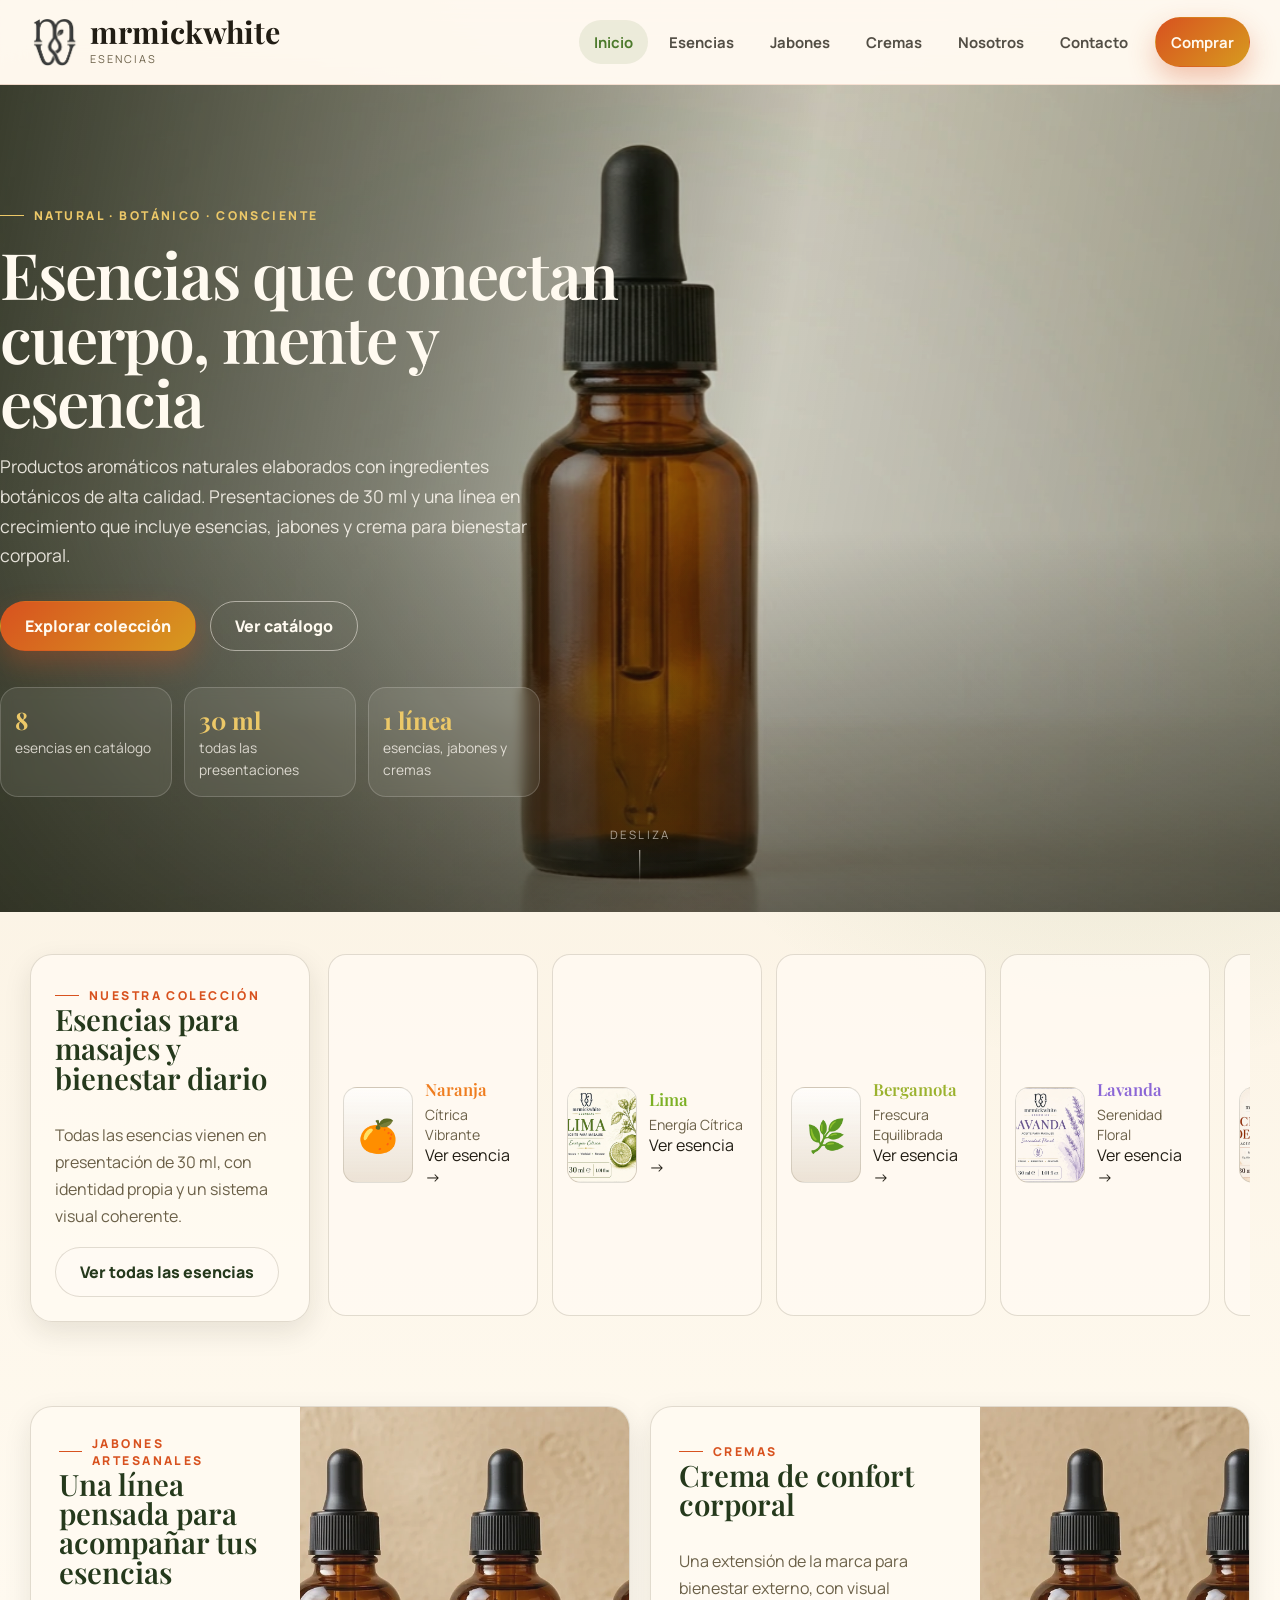
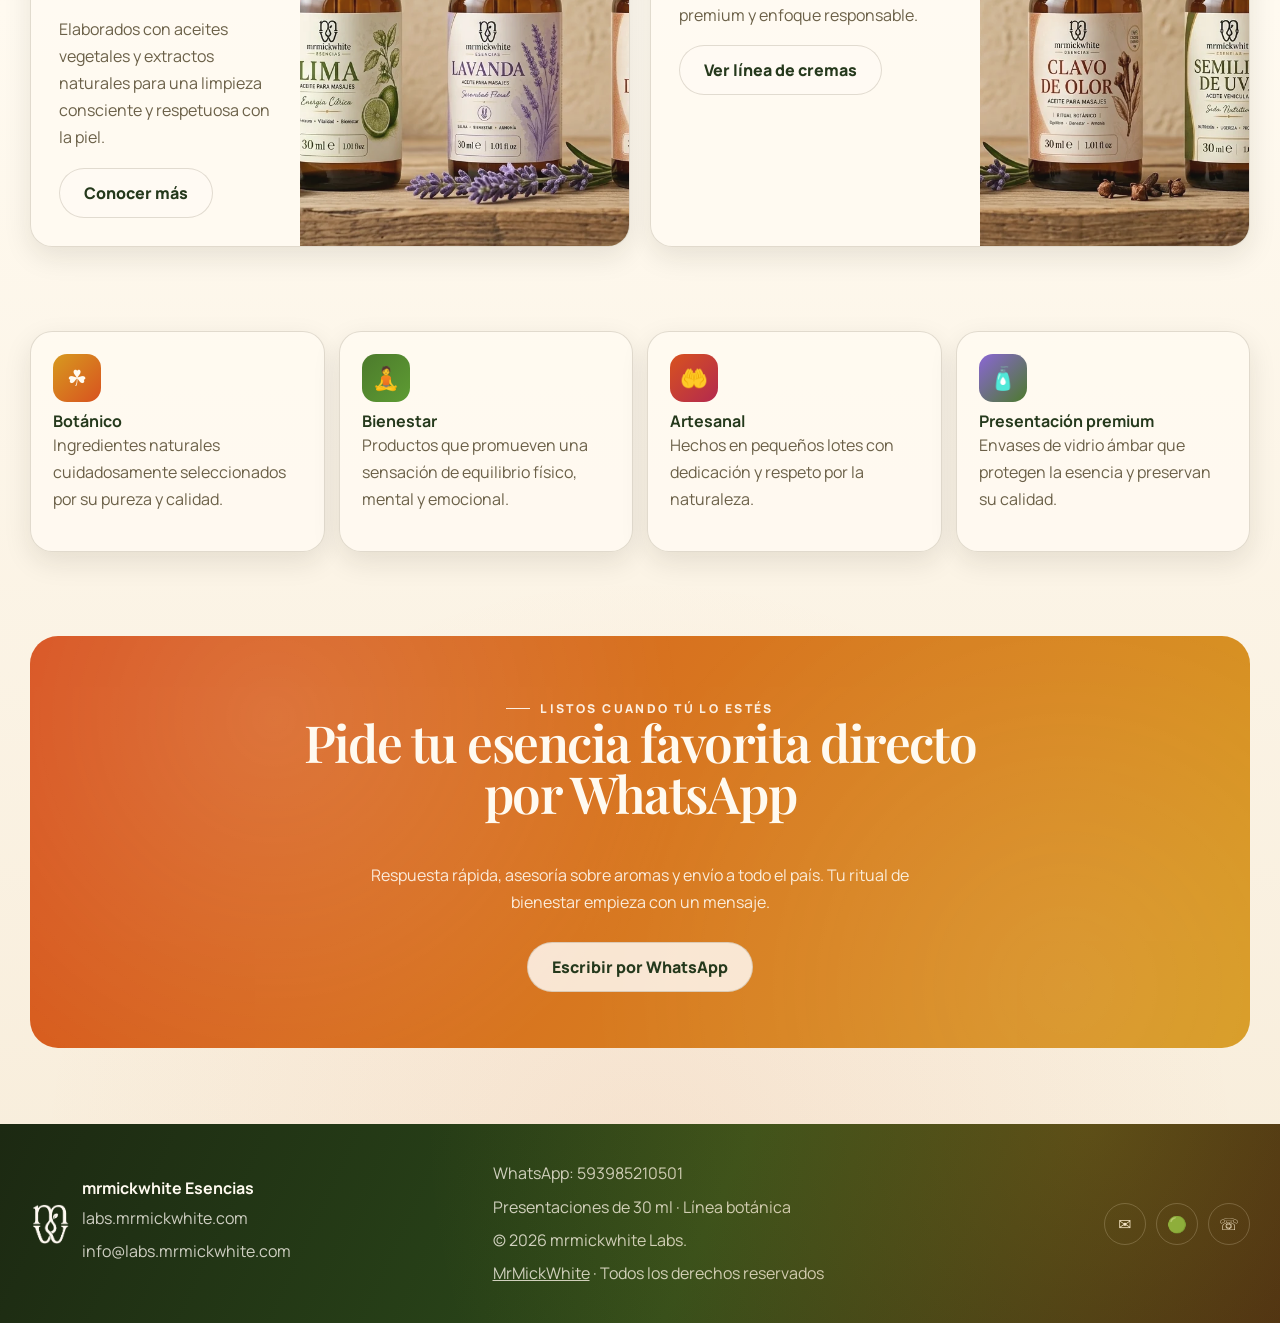
<file: index.html>
<!doctype html>
<html lang="es">
<head>
  <meta charset="utf-8" />
  <meta name="viewport" content="width=device-width, initial-scale=1" />
  <meta name="theme-color" content="#25391c" />
  <meta name="description" content="Línea botánica de esencias, jabones y cremas en presentaciones de 30 ml." />
  <title>mrmickwhite Labs · Inicio</title>
  <link rel="icon" href="assets/icons/favicon.png" type="image/png" />
  <link rel="icon" href="assets/icons/favicon.ico" sizes="any" />
  <link rel="preconnect" href="https://fonts.googleapis.com" />
  <link rel="preconnect" href="https://fonts.gstatic.com" crossorigin />
  <link href="https://fonts.googleapis.com/css2?family=Playfair+Display:wght@500;600;700;800&family=Manrope:wght@400;500;700;800&display=swap" rel="stylesheet" />
  <link rel="stylesheet" href="css/app.css?v=251117d" />
<link rel="canonical" href="https://labs.mrmickwhite.com/"/>
<meta name="robots" content="index,follow"/>
<meta property="og:type" content="website"/>
<meta property="og:site_name" content="mrmickwhite Esencias"/>
<meta property="og:title" content="mrmickwhite Labs · Inicio"/>
<meta property="og:description" content="Línea botánica de esencias, jabones y cremas en presentaciones de 30 ml."/>
<meta property="og:url" content="https://labs.mrmickwhite.com/"/>
<meta property="og:image" content="https://www.mrmickwhite.com/cdn/notif/labs.png"/>
<meta property="og:locale" content="es_EC"/>
<meta name="twitter:card" content="summary_large_image"/>
<meta name="twitter:title" content="mrmickwhite Labs · Inicio"/>
<meta name="twitter:description" content="Línea botánica de esencias, jabones y cremas en presentaciones de 30 ml."/>
<meta name="twitter:image" content="https://www.mrmickwhite.com/cdn/notif/labs.png"/>
</head>
<body data-page="inicio" data-base="./">
  <div data-site-header></div>
  <main>
<section class="hero">
  <div class="hero-bg">
    <img src="assets/images/hero-bottle-feature.webp" alt="Esencia mrmickwhite en frasco ámbar" data-parallax data-hero-zoom />
  </div>
  <div class="container hero-shell">
    <div class="hero-copy reveal">
      <span class="eyebrow">Natural · Botánico · Consciente</span>
      <h1>Esencias que conectan cuerpo, mente y esencia</h1>
      <p>
        Productos aromáticos naturales elaborados con ingredientes botánicos de alta calidad.
        Presentaciones de 30 ml y una línea en crecimiento que incluye esencias, jabones y crema para bienestar corporal.
      </p>
      <div class="hero-actions">
        <a class="btn primary" href="esencias.html">Explorar colección</a>
        <a class="btn outline-light" href="contacto.html" data-wa-link data-message="Hola, quiero ver el catálogo de esencias mrmickwhite de 30 ml.">Ver catálogo</a>
      </div>
      <div class="hero-stat-row">
        <article class="hero-stat"><strong>8</strong><span>esencias en catálogo</span></article>
        <article class="hero-stat"><strong>30 ml</strong><span>todas las presentaciones</span></article>
        <article class="hero-stat"><strong>1 línea</strong><span>esencias, jabones y cremas</span></article>
      </div>
    </div>
  </div>
  <div class="scroll-cue"><span>Desliza</span><div class="line"></div></div>
</section>

<section class="section-tight">
  <div class="container home-strip">
    <article class="card home-strip-copy reveal">
      <span class="eyebrow">Nuestra colección</span>
      <h3>Esencias para masajes y bienestar diario</h3>
      <p>Todas las esencias vienen en presentación de 30 ml, con identidad propia y un sistema visual coherente.</p>
      <a class="btn ghost" href="esencias.html">Ver todas las esencias</a>
    </article>
    <div class="horizontal-cards" data-home-strip></div>
  </div>
</section>

<section class="section-tight">
  <div class="container feature-row">
    <article class="card feature-promo reveal">
      <div class="feature-copy">
        <span class="eyebrow">Jabones artesanales</span>
        <h3>Una línea pensada para acompañar tus esencias</h3>
        <p>Elaborados con aceites vegetales y extractos naturales para una limpieza consciente y respetuosa con la piel.</p>
        <a class="btn ghost" href="jabones.html">Conocer más</a>
      </div>
      <div class="feature-visual">
        <img src="assets/images/hero-bottles.webp" alt="Jabones artesanales mrmickwhite" style="object-position:20% center; opacity:.94" loading="lazy" />
      </div>
    </article>

    <article class="card feature-promo reverse reveal">
      <div class="feature-copy">
        <span class="eyebrow">Cremas</span>
        <h3>Crema de confort corporal</h3>
        <p>Una extensión de la marca para bienestar externo, con visual premium y enfoque responsable.</p>
        <a class="btn ghost" href="cremas.html">Ver línea de cremas</a>
      </div>
      <div class="feature-visual">
        <img src="assets/images/hero-bottles.webp" alt="Crema corporal mrmickwhite" style="object-position:80% center; opacity:.94" loading="lazy" />
      </div>
    </article>
  </div>
</section>

<section class="section-tight">
  <div class="container feature-badge-row" data-value-grid></div>
</section>

<section class="section-tight">
  <div class="container">
    <div class="cta-banner reveal">
      <span class="eyebrow">Listos cuando tú lo estés</span>
      <h2>Pide tu esencia favorita directo por WhatsApp</h2>
      <p>Respuesta rápida, asesoría sobre aromas y envío a todo el país. Tu ritual de bienestar empieza con un mensaje.</p>
      <div class="hero-actions">
        <a class="btn ghost" href="contacto.html" data-wa-link data-message="Hola, quiero hacer un pedido de esencias mrmickwhite.">Escribir por WhatsApp</a>
      </div>
    </div>
  </div>
</section>
</main>
  <div data-site-footer></div>
  <script type="module" src="js/home.js"></script>
</body>
</html>
</file>
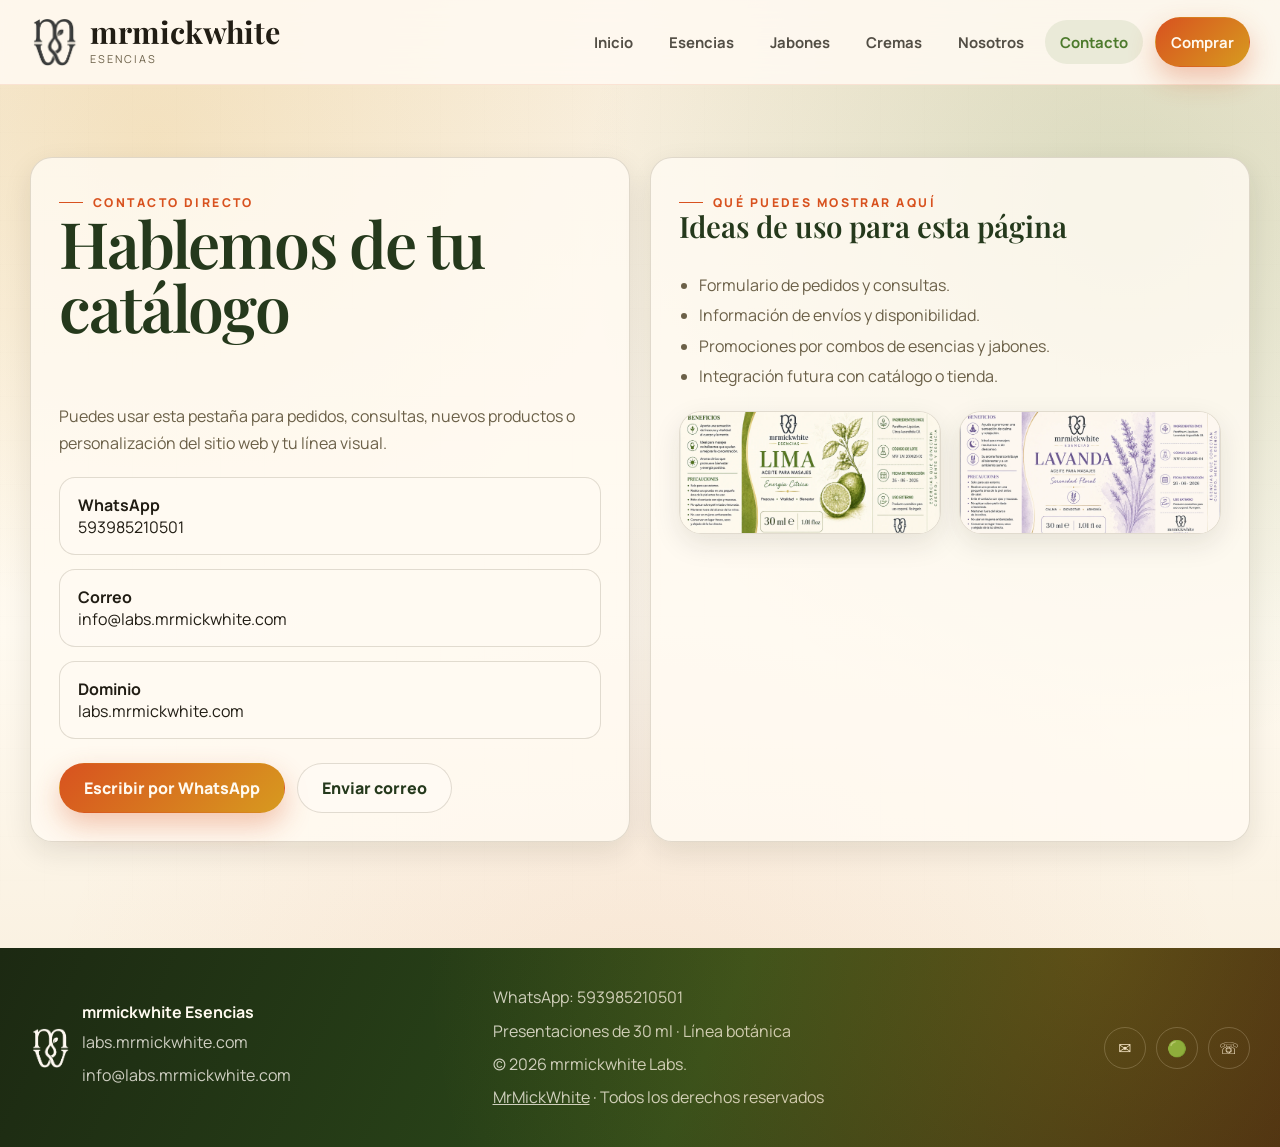
<file: contacto.html>
<!doctype html>
<html lang="es">
<head>
  <meta charset="utf-8" />
  <meta name="viewport" content="width=device-width, initial-scale=1" />
  <meta name="theme-color" content="#25391c" />
  <meta name="description" content="mrmickwhite Esencias: línea botánica de esencias, jabones y cremas en presentaciones de 30 ml." />
  <title>mrmickwhite Labs · Contacto</title>
  <link rel="icon" href="assets/icons/favicon.png" type="image/png" />
  <link rel="icon" href="assets/icons/favicon.ico" sizes="any" />
  <link rel="preconnect" href="https://fonts.googleapis.com" />
  <link rel="preconnect" href="https://fonts.gstatic.com" crossorigin />
  <link href="https://fonts.googleapis.com/css2?family=Playfair+Display:wght@500;600;700;800&family=Manrope:wght@400;500;700;800&display=swap" rel="stylesheet" />
  <link rel="stylesheet" href="css/app.css?v=251117d" />
</head>
<body data-page="contacto" data-base="./">
  <div data-site-header></div>
  <main>
<section class="section">
  <div class="container contact-grid">
    <article class="card contact-block reveal">
      <span class="eyebrow">Contacto directo</span>
      <h1>Hablemos de tu catálogo</h1>
      <p>Puedes usar esta pestaña para pedidos, consultas, nuevos productos o personalización del sitio web y tu línea visual.</p>
      <div class="contact-list">
        <div class="contact-item"><strong>WhatsApp</strong><br />593985210501</div>
        <div class="contact-item"><strong>Correo</strong><br />info@labs.mrmickwhite.com</div>
        <div class="contact-item"><strong>Dominio</strong><br />labs.mrmickwhite.com</div>
      </div>
      <div class="cta-row">
        <a class="btn primary" href="https://wa.me/593985210501?text=Hola%2C%20quiero%20informaci%C3%B3n%20sobre%20las%20esencias%20mrmickwhite%20de%2030%20ml." target="_blank" rel="noopener">Escribir por WhatsApp</a>
        <a class="btn ghost" href="mailto:info@labs.mrmickwhite.com">Enviar correo</a>
      </div>
    </article>
    <article class="card contact-block reveal">
      <span class="eyebrow">Qué puedes mostrar aquí</span>
      <h3>Ideas de uso para esta página</h3>
      <ul style="padding-left:20px; line-height:1.9; color:var(--muted)">
        <li>Formulario de pedidos y consultas.</li>
        <li>Información de envíos y disponibilidad.</li>
        <li>Promociones por combos de esencias y jabones.</li>
        <li>Integración futura con catálogo o tienda.</li>
      </ul>
      <div style="margin-top:20px;" class="label-gallery">
        <article class="card"><img src="assets/images/label-lima.webp" alt="Etiqueta de Lima" loading="lazy" /></article>
        <article class="card"><img src="assets/images/label-lavanda.webp" alt="Etiqueta de Lavanda" loading="lazy" /></article>
      </div>
    </article>
  </div>
</section>
</main>
  <div data-site-footer></div>
  <script type="module" src="js/home.js"></script>
</body>
</html>
</file>
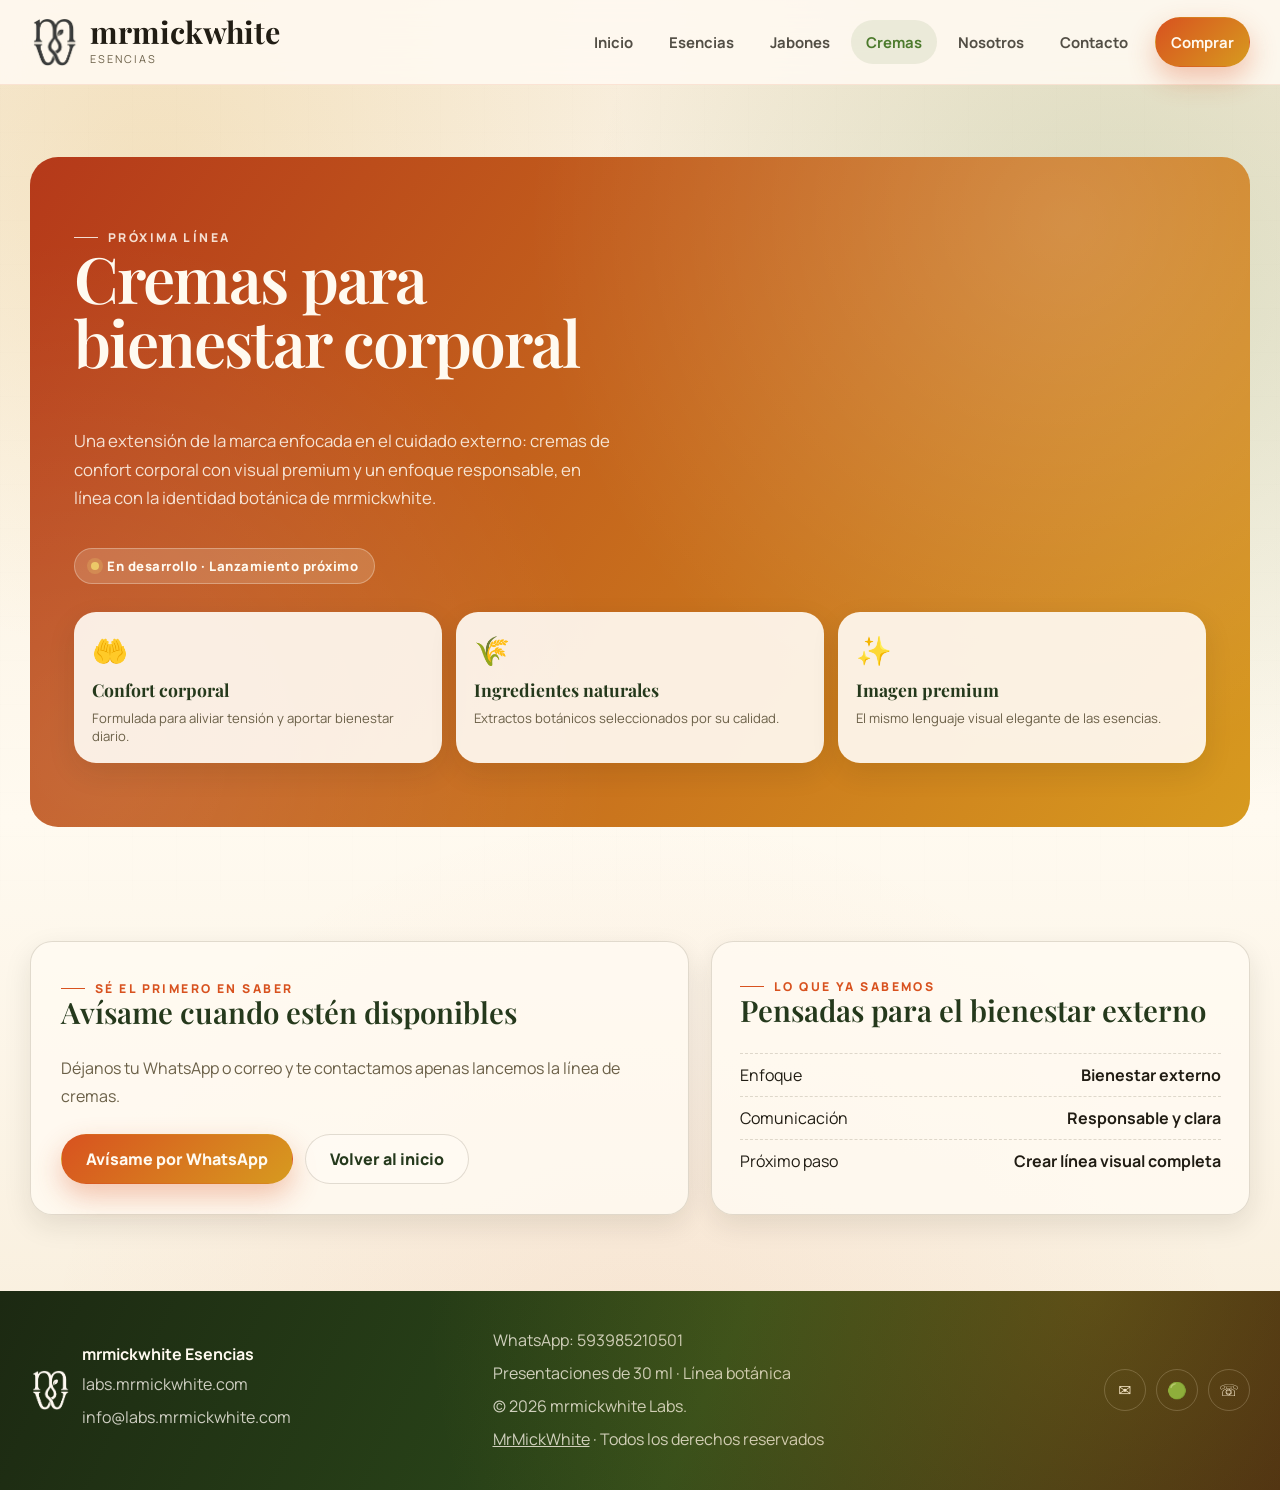
<file: cremas.html>
<!doctype html>
<html lang="es">
<head>
  <meta charset="utf-8" />
  <meta name="viewport" content="width=device-width, initial-scale=1" />
  <meta name="theme-color" content="#b5391a" />
  <meta name="description" content="mrmickwhite Cremas: línea de bienestar corporal en desarrollo, con enfoque botánico y responsable." />
  <title>mrmickwhite Labs · Cremas</title>
  <link rel="icon" href="assets/icons/favicon.png" type="image/png" />
  <link rel="icon" href="assets/icons/favicon.ico" sizes="any" />
  <link rel="preconnect" href="https://fonts.googleapis.com" />
  <link rel="preconnect" href="https://fonts.gstatic.com" crossorigin />
  <link href="https://fonts.googleapis.com/css2?family=Playfair+Display:wght@500;600;700;800&family=Manrope:wght@400;500;700;800&display=swap" rel="stylesheet" />
  <link rel="stylesheet" href="css/app.css?v=251117d" />
</head>
<body data-page="cremas" data-base="./">
  <div data-site-header></div>
  <main>
<section class="section">
  <div class="container">
    <div class="line-hero reveal" style="--line-a:var(--terracotta-deep); --line-b:var(--gold);">
      <span class="eyebrow">Próxima línea</span>
      <h1>Cremas para bienestar corporal</h1>
      <p>Una extensión de la marca enfocada en el cuidado externo: cremas de confort corporal con visual premium y un enfoque responsable, en línea con la identidad botánica de mrmickwhite.</p>
      <div class="line-status"><span class="dot"></span> En desarrollo · Lanzamiento próximo</div>

      <div class="line-grid-preview">
        <article class="preview-card">
          <div class="preview-icon">🤲</div>
          <strong>Confort corporal</strong>
          <span>Formulada para aliviar tensión y aportar bienestar diario.</span>
        </article>
        <article class="preview-card">
          <div class="preview-icon">🌾</div>
          <strong>Ingredientes naturales</strong>
          <span>Extractos botánicos seleccionados por su calidad.</span>
        </article>
        <article class="preview-card">
          <div class="preview-icon">✨</div>
          <strong>Imagen premium</strong>
          <span>El mismo lenguaje visual elegante de las esencias.</span>
        </article>
      </div>
    </div>
  </div>
</section>

<section class="section-tight">
  <div class="container about-grid">
    <article class="card notify-card reveal">
      <span class="eyebrow">Sé el primero en saber</span>
      <h3>Avísame cuando estén disponibles</h3>
      <p>Déjanos tu WhatsApp o correo y te contactamos apenas lancemos la línea de cremas.</p>
      <div class="cta-row">
        <a class="btn primary" href="contacto.html" data-wa-link data-message="Hola, quiero que me avisen cuando lancen las cremas mrmickwhite.">Avísame por WhatsApp</a>
        <a class="btn ghost" href="index.html">Volver al inicio</a>
      </div>
    </article>
    <article class="card contact-block reveal">
      <span class="eyebrow">Lo que ya sabemos</span>
      <h3>Pensadas para el bienestar externo</h3>
      <div class="spec-list">
        <div class="spec-item"><span>Enfoque</span><strong>Bienestar externo</strong></div>
        <div class="spec-item"><span>Comunicación</span><strong>Responsable y clara</strong></div>
        <div class="spec-item"><span>Próximo paso</span><strong>Crear línea visual completa</strong></div>
      </div>
    </article>
  </div>
</section>
</main>
  <div data-site-footer></div>
  <script type="module" src="js/home.js"></script>
</body>
</html>
</file>
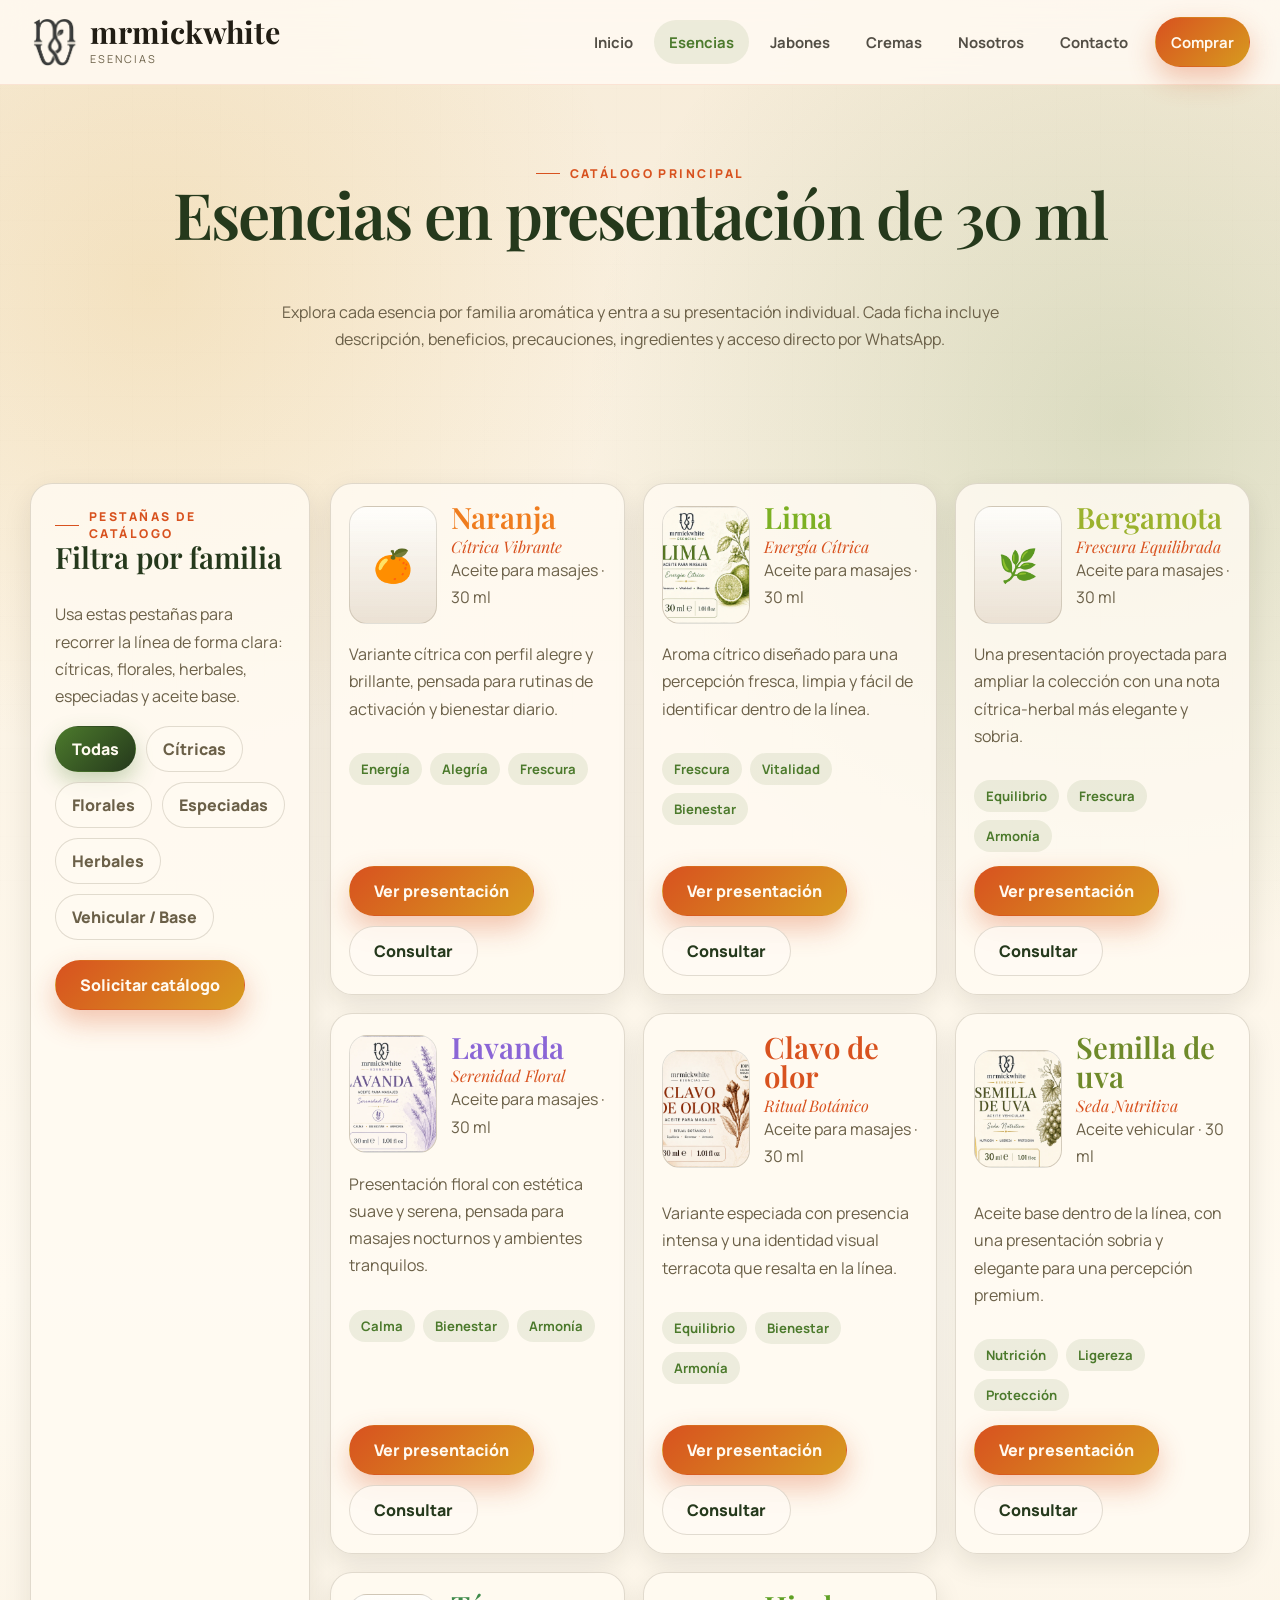
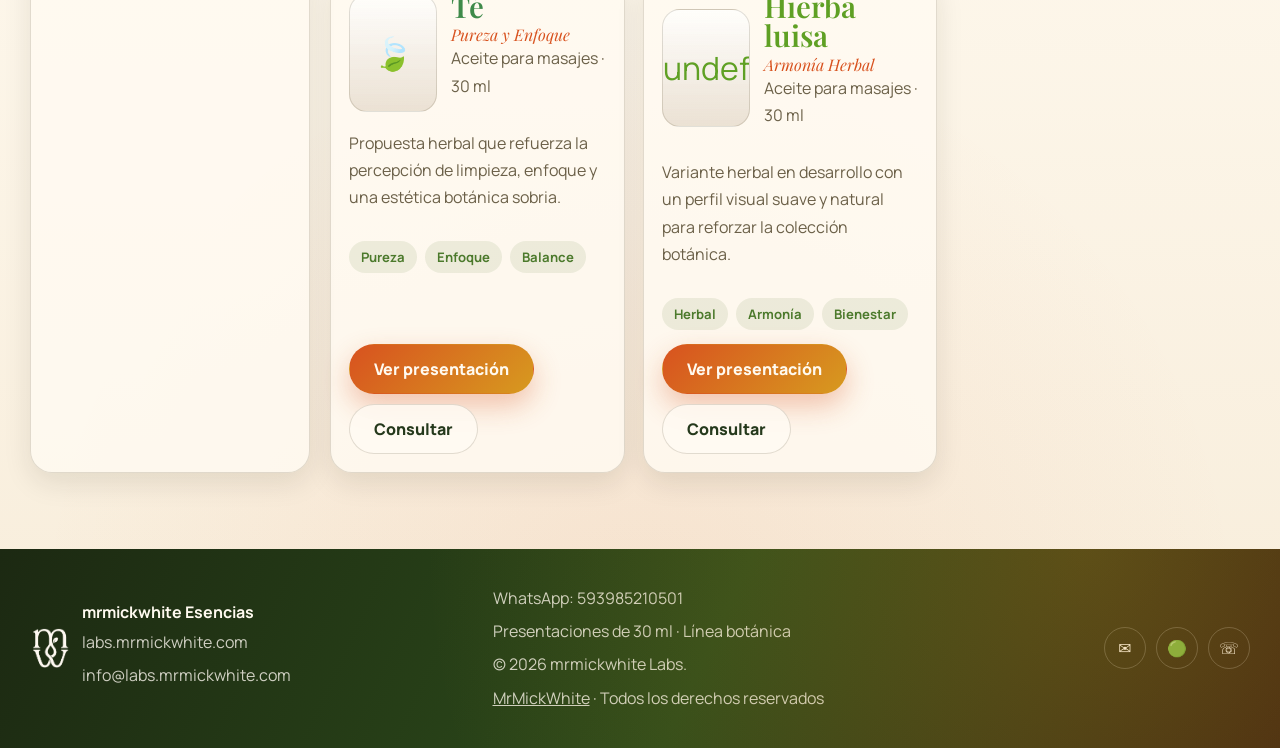
<file: esencias.html>
<!doctype html>
<html lang="es">
<head>
  <meta charset="utf-8" />
  <meta name="viewport" content="width=device-width, initial-scale=1" />
  <meta name="theme-color" content="#25391c" />
  <meta name="description" content="mrmickwhite Esencias: línea botánica de esencias, jabones y cremas en presentaciones de 30 ml." />
  <title>mrmickwhite Labs · Esencias</title>
  <link rel="icon" href="assets/icons/favicon.png" type="image/png" />
  <link rel="icon" href="assets/icons/favicon.ico" sizes="any" />
  <link rel="preconnect" href="https://fonts.googleapis.com" />
  <link rel="preconnect" href="https://fonts.gstatic.com" crossorigin />
  <link href="https://fonts.googleapis.com/css2?family=Playfair+Display:wght@500;600;700;800&family=Manrope:wght@400;500;700;800&display=swap" rel="stylesheet" />
  <link rel="stylesheet" href="css/app.css?v=251117d" />
</head>
<body data-page="esencias" data-base="./">
  <div data-site-header></div>
  <main>
<section class="section">
  <div class="container text-center reveal">
    <span class="eyebrow">Catálogo principal</span>
    <h1>Esencias en presentación de 30 ml</h1>
    <p style="max-width:760px; margin-inline:auto;">
      Explora cada esencia por familia aromática y entra a su presentación individual.
      Cada ficha incluye descripción, beneficios, precauciones, ingredientes y acceso directo por WhatsApp.
    </p>
  </div>
</section>

<section class="section-tight">
  <div class="container catalog-layout">
    <aside class="card sidebar-card reveal">
      <span class="eyebrow">Pestañas de catálogo</span>
      <h3>Filtra por familia</h3>
      <p>Usa estas pestañas para recorrer la línea de forma clara: cítricas, florales, herbales, especiadas y aceite base.</p>
      <div class="tabs" data-family-tabs></div>
      <div style="margin-top:20px;">
        <a class="btn primary" href="contacto.html">Solicitar catálogo</a>
      </div>
    </aside>

    <div class="grid">
      <div class="product-grid" data-product-grid></div>
    </div>
  </div>
</section>
</main>
  <div data-site-footer></div>
  <script type="module" src="js/catalog.js"></script>
</body>
</html>
</file>
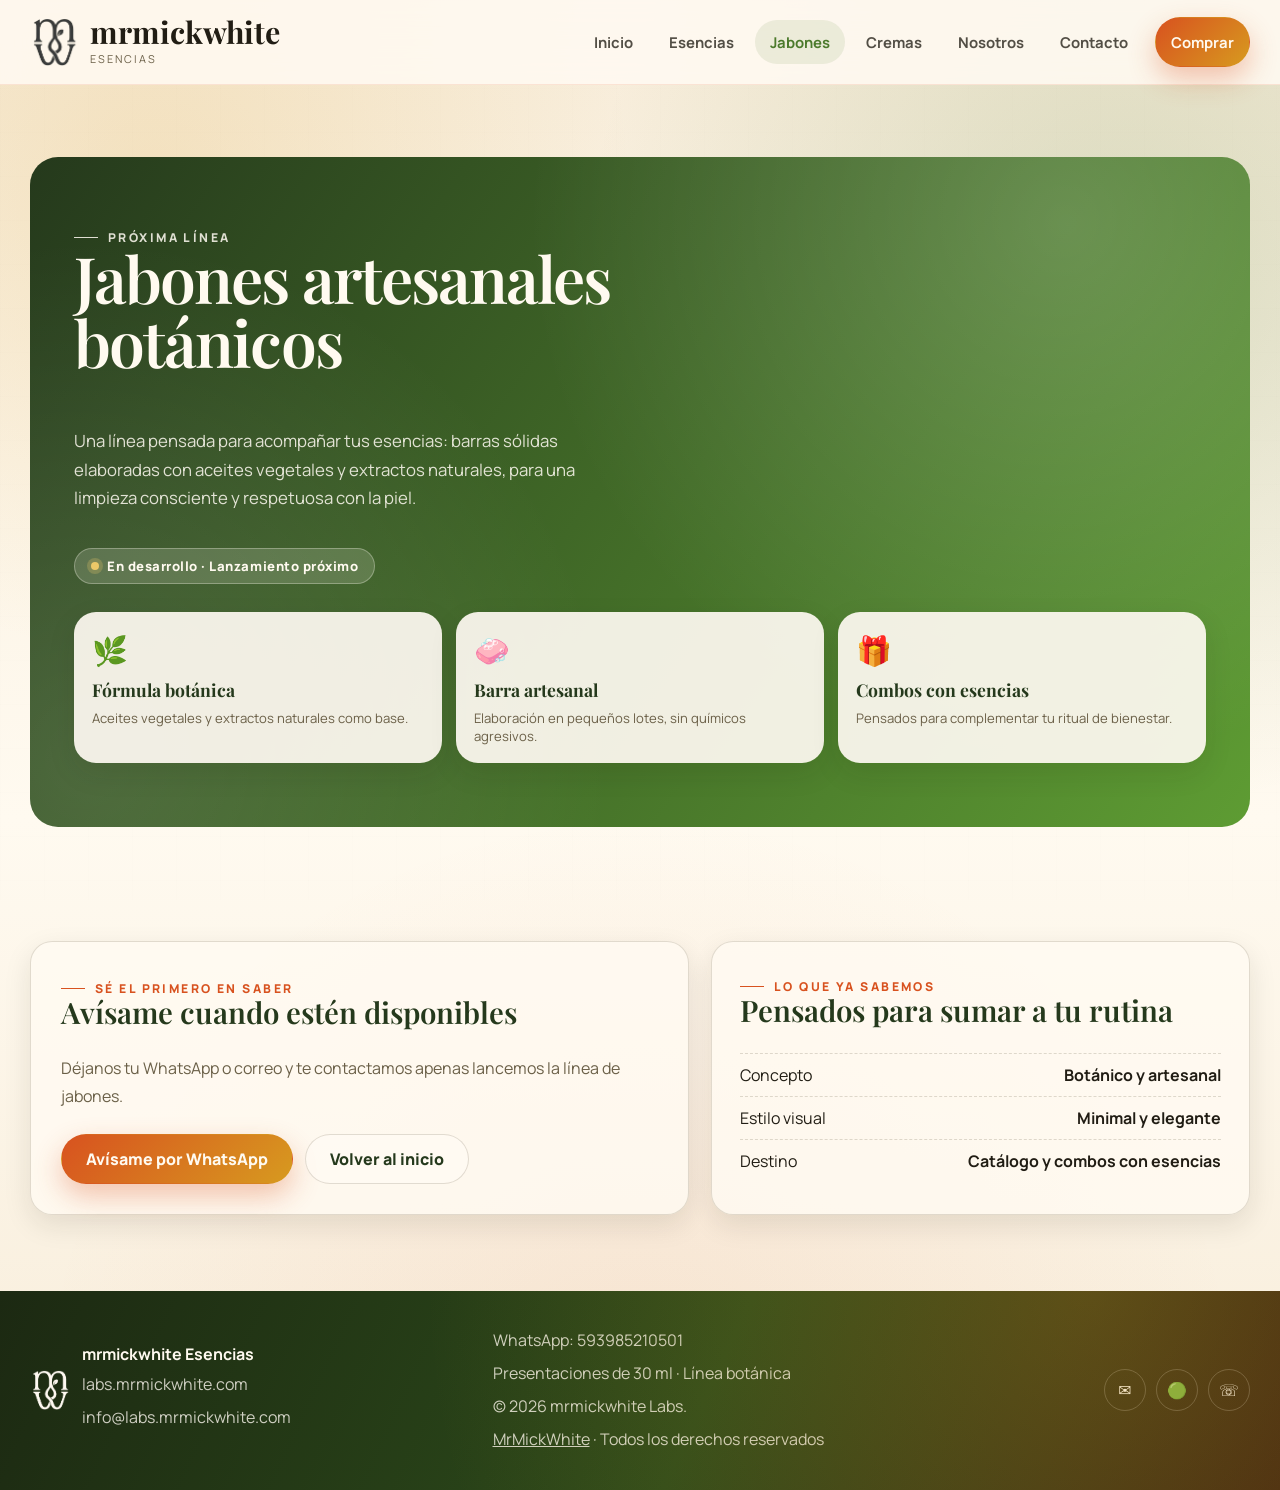
<file: jabones.html>
<!doctype html>
<html lang="es">
<head>
  <meta charset="utf-8" />
  <meta name="viewport" content="width=device-width, initial-scale=1" />
  <meta name="theme-color" content="#25391c" />
  <meta name="description" content="mrmickwhite Jabones: línea artesanal botánica en desarrollo, pensada para acompañar la colección de esencias." />
  <title>mrmickwhite Labs · Jabones</title>
  <link rel="icon" href="assets/icons/favicon.png" type="image/png" />
  <link rel="icon" href="assets/icons/favicon.ico" sizes="any" />
  <link rel="preconnect" href="https://fonts.googleapis.com" />
  <link rel="preconnect" href="https://fonts.gstatic.com" crossorigin />
  <link href="https://fonts.googleapis.com/css2?family=Playfair+Display:wght@500;600;700;800&family=Manrope:wght@400;500;700;800&display=swap" rel="stylesheet" />
  <link rel="stylesheet" href="css/app.css?v=251117d" />
</head>
<body data-page="jabones" data-base="./">
  <div data-site-header></div>
  <main>
<section class="section">
  <div class="container">
    <div class="line-hero reveal" style="--line-a:var(--olive); --line-b:var(--olive-vivid);">
      <span class="eyebrow">Próxima línea</span>
      <h1>Jabones artesanales botánicos</h1>
      <p>Una línea pensada para acompañar tus esencias: barras sólidas elaboradas con aceites vegetales y extractos naturales, para una limpieza consciente y respetuosa con la piel.</p>
      <div class="line-status"><span class="dot"></span> En desarrollo · Lanzamiento próximo</div>

      <div class="line-grid-preview">
        <article class="preview-card">
          <div class="preview-icon">🌿</div>
          <strong>Fórmula botánica</strong>
          <span>Aceites vegetales y extractos naturales como base.</span>
        </article>
        <article class="preview-card">
          <div class="preview-icon">🧼</div>
          <strong>Barra artesanal</strong>
          <span>Elaboración en pequeños lotes, sin químicos agresivos.</span>
        </article>
        <article class="preview-card">
          <div class="preview-icon">🎁</div>
          <strong>Combos con esencias</strong>
          <span>Pensados para complementar tu ritual de bienestar.</span>
        </article>
      </div>
    </div>
  </div>
</section>

<section class="section-tight">
  <div class="container about-grid">
    <article class="card notify-card reveal">
      <span class="eyebrow">Sé el primero en saber</span>
      <h3>Avísame cuando estén disponibles</h3>
      <p>Déjanos tu WhatsApp o correo y te contactamos apenas lancemos la línea de jabones.</p>
      <div class="cta-row">
        <a class="btn primary" href="contacto.html" data-wa-link data-message="Hola, quiero que me avisen cuando lancen los jabones artesanales mrmickwhite.">Avísame por WhatsApp</a>
        <a class="btn ghost" href="index.html">Volver al inicio</a>
      </div>
    </article>
    <article class="card contact-block reveal">
      <span class="eyebrow">Lo que ya sabemos</span>
      <h3>Pensados para sumar a tu rutina</h3>
      <div class="spec-list">
        <div class="spec-item"><span>Concepto</span><strong>Botánico y artesanal</strong></div>
        <div class="spec-item"><span>Estilo visual</span><strong>Minimal y elegante</strong></div>
        <div class="spec-item"><span>Destino</span><strong>Catálogo y combos con esencias</strong></div>
      </div>
    </article>
  </div>
</section>
</main>
  <div data-site-footer></div>
  <script type="module" src="js/home.js"></script>
</body>
</html>
</file>
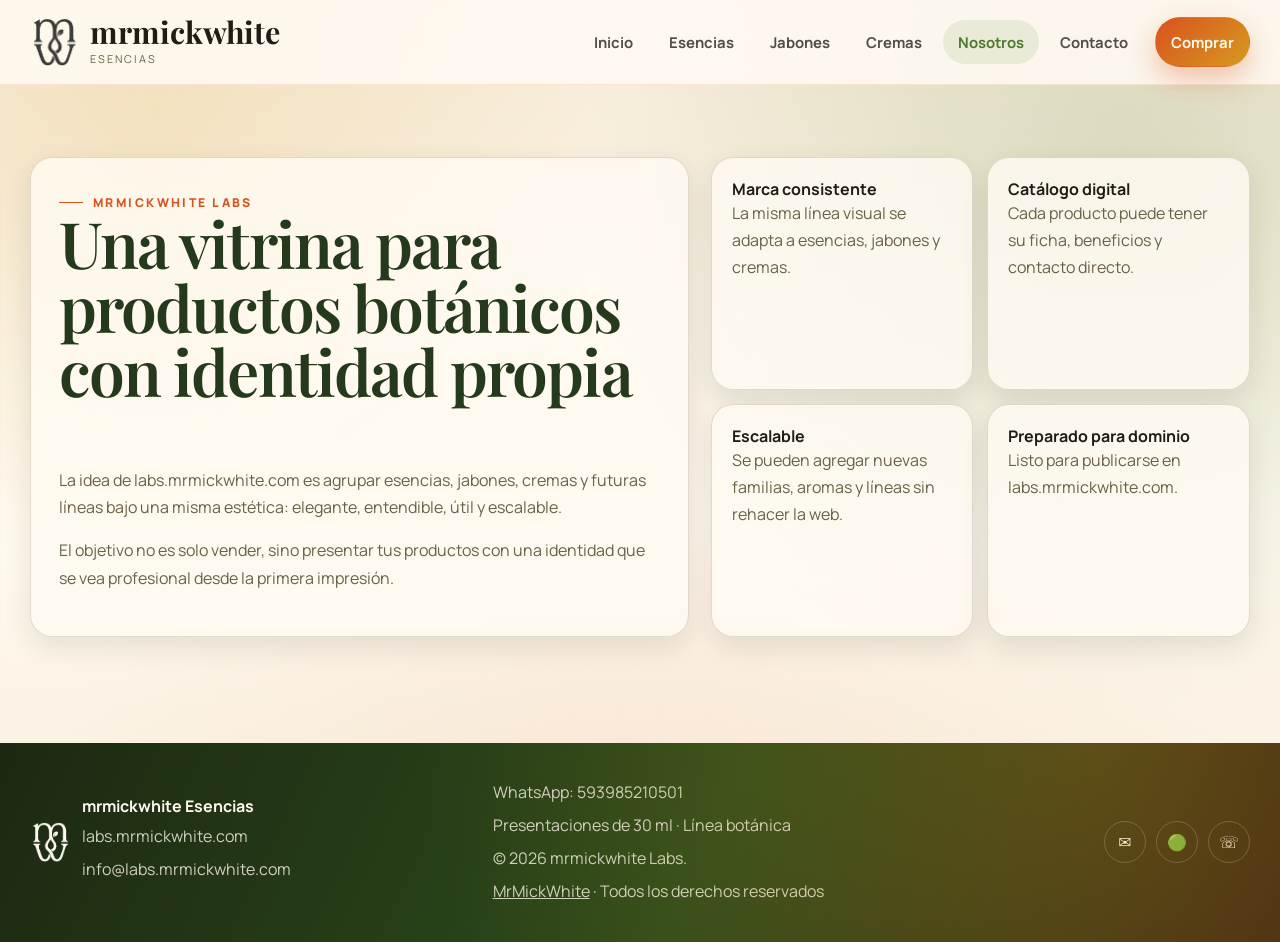
<file: nosotros.html>
<!doctype html>
<html lang="es">
<head>
  <meta charset="utf-8" />
  <meta name="viewport" content="width=device-width, initial-scale=1" />
  <meta name="theme-color" content="#25391c" />
  <meta name="description" content="mrmickwhite Esencias: línea botánica de esencias, jabones y cremas en presentaciones de 30 ml." />
  <title>mrmickwhite Labs · Nosotros</title>
  <link rel="icon" href="assets/icons/favicon.png" type="image/png" />
  <link rel="icon" href="assets/icons/favicon.ico" sizes="any" />
  <link rel="preconnect" href="https://fonts.googleapis.com" />
  <link rel="preconnect" href="https://fonts.gstatic.com" crossorigin />
  <link href="https://fonts.googleapis.com/css2?family=Playfair+Display:wght@500;600;700;800&family=Manrope:wght@400;500;700;800&display=swap" rel="stylesheet" />
  <link rel="stylesheet" href="css/app.css?v=251117d" />
</head>
<body data-page="nosotros" data-base="./">
  <div data-site-header></div>
  <main>
<section class="section">
  <div class="container about-grid">
    <article class="card contact-block reveal">
      <span class="eyebrow">mrmickwhite Labs</span>
      <h1>Una vitrina para productos botánicos con identidad propia</h1>
      <p>La idea de labs.mrmickwhite.com es agrupar esencias, jabones, cremas y futuras líneas bajo una misma estética: elegante, entendible, útil y escalable.</p>
      <p>El objetivo no es solo vender, sino presentar tus productos con una identidad que se vea profesional desde la primera impresión.</p>
    </article>
    <div class="values-grid">
      <article class="card value-card reveal"><strong>Marca consistente</strong><p>La misma línea visual se adapta a esencias, jabones y cremas.</p></article>
      <article class="card value-card reveal"><strong>Catálogo digital</strong><p>Cada producto puede tener su ficha, beneficios y contacto directo.</p></article>
      <article class="card value-card reveal"><strong>Escalable</strong><p>Se pueden agregar nuevas familias, aromas y líneas sin rehacer la web.</p></article>
      <article class="card value-card reveal"><strong>Preparado para dominio</strong><p>Listo para publicarse en labs.mrmickwhite.com.</p></article>
    </div>
  </div>
</section>
</main>
  <div data-site-footer></div>
  <script type="module" src="js/home.js"></script>
</body>
</html>
</file>
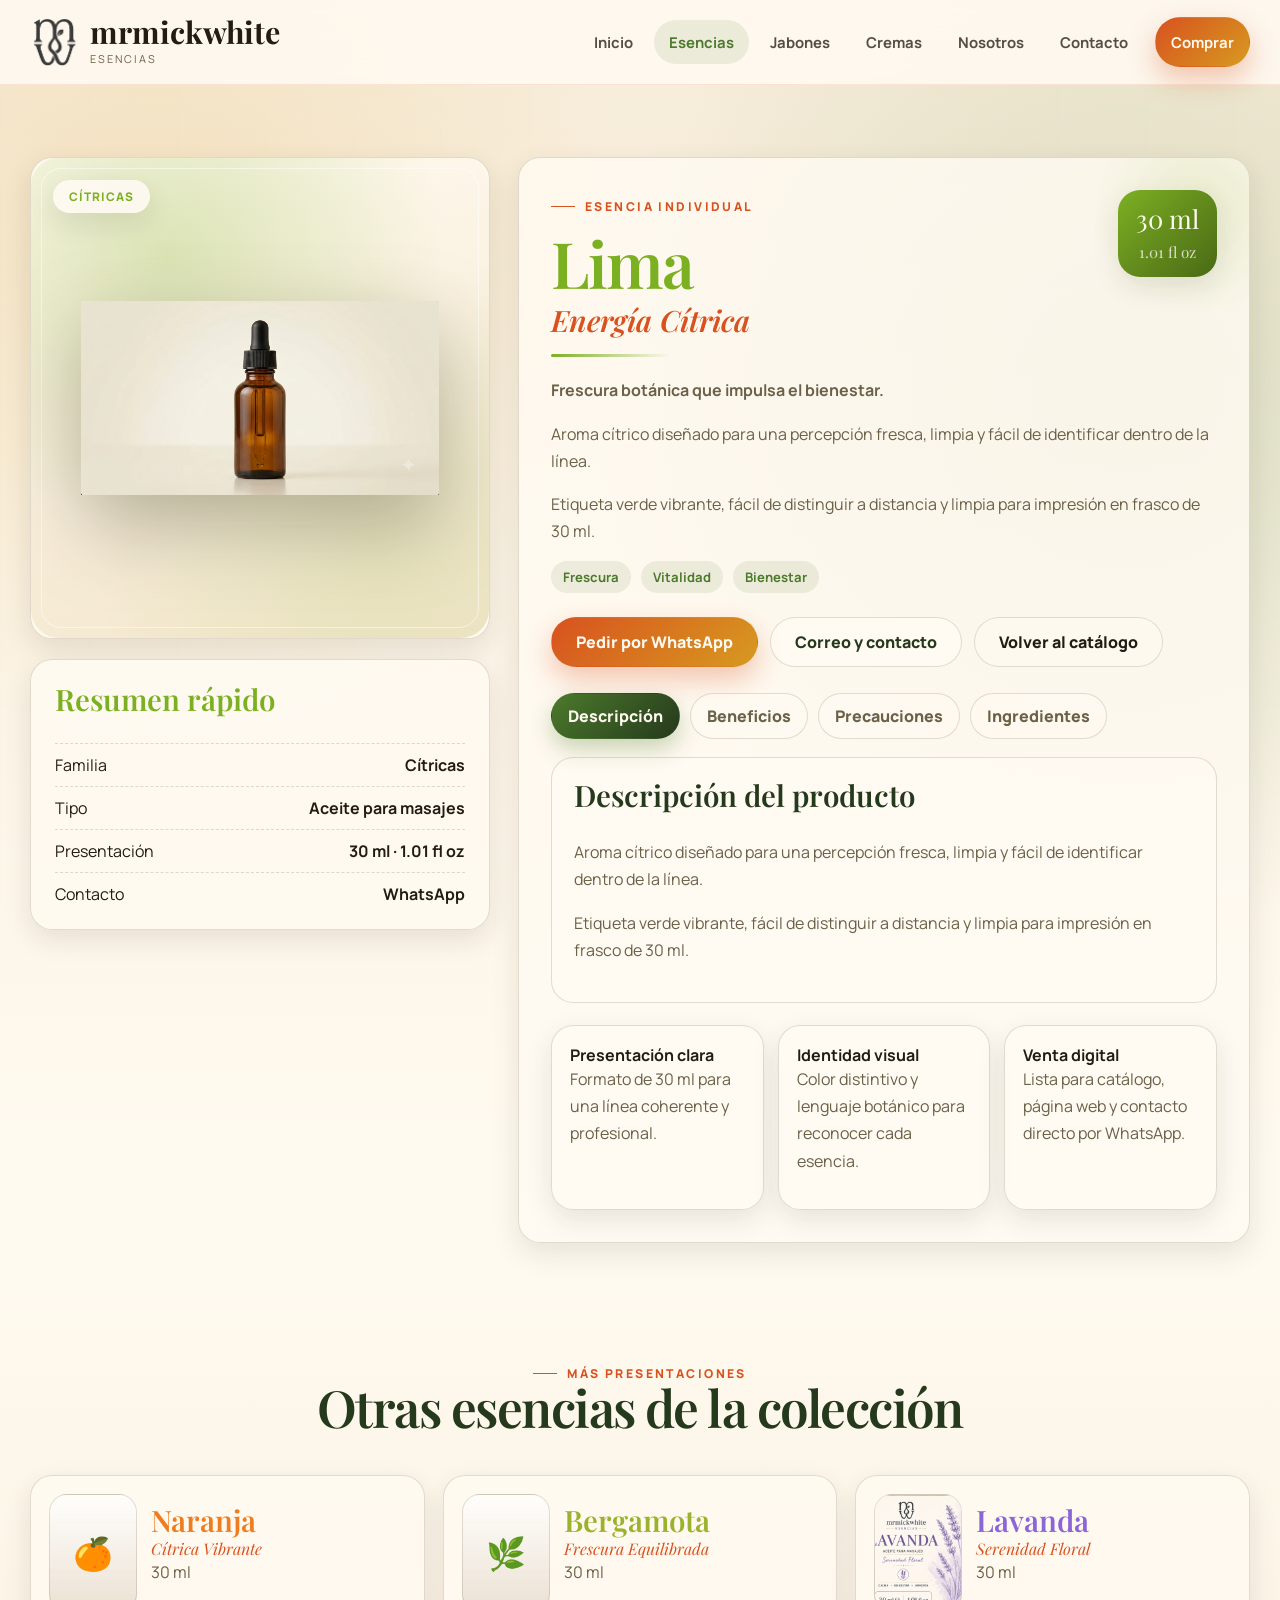
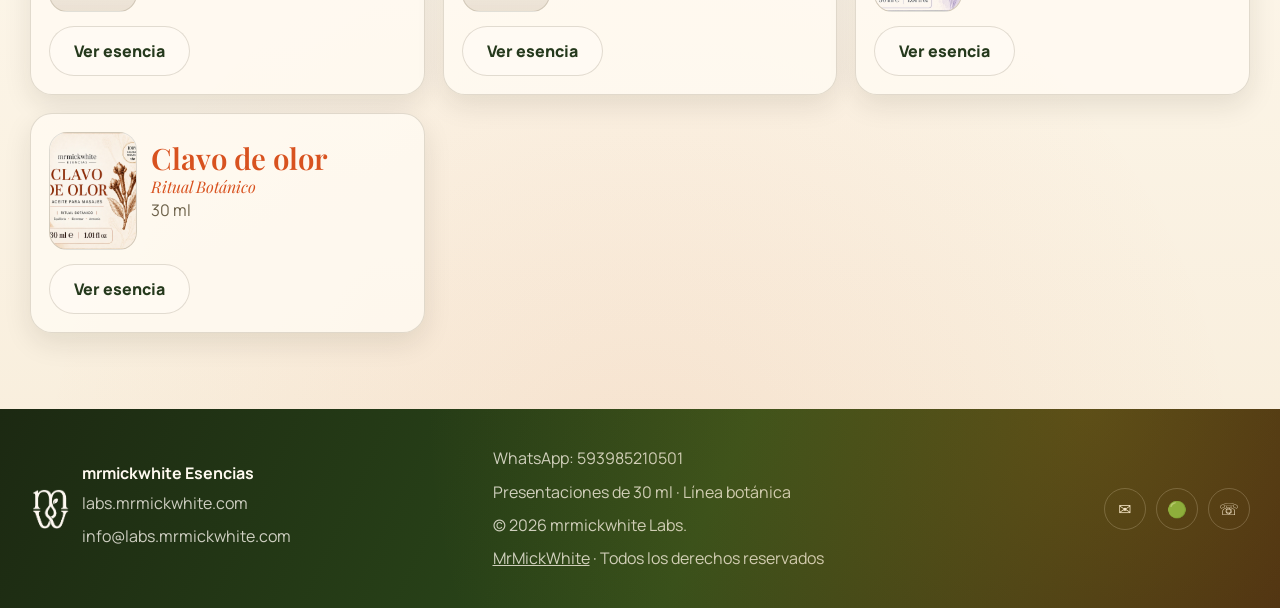
<file: producto.html>
<!doctype html>
<html lang="es">
<head>
  <meta charset="utf-8" />
  <meta name="viewport" content="width=device-width, initial-scale=1" />
  <meta name="theme-color" content="#25391c" />
  <meta name="description" content="mrmickwhite Esencias: línea botánica de esencias, jabones y cremas en presentaciones de 30 ml." />
  <title>mrmickwhite Labs · Producto</title>
  <link rel="icon" href="assets/icons/favicon.png" type="image/png" />
  <link rel="icon" href="assets/icons/favicon.ico" sizes="any" />
  <link rel="preconnect" href="https://fonts.googleapis.com" />
  <link rel="preconnect" href="https://fonts.gstatic.com" crossorigin />
  <link href="https://fonts.googleapis.com/css2?family=Playfair+Display:wght@500;600;700;800&family=Manrope:wght@400;500;700;800&display=swap" rel="stylesheet" />
  <link rel="stylesheet" href="css/app.css?v=251117d" />
</head>
<body data-page="esencias" data-base="./">
  <div data-site-header></div>
  <main>
<section class="section">
  <div class="container" data-product-root></div>
</section>

<section class="section-tight">
  <div class="container">
    <div class="text-center reveal" style="margin-bottom:24px;">
      <span class="eyebrow">Más presentaciones</span>
      <h2>Otras esencias de la colección</h2>
    </div>
    <div class="product-grid" data-related-grid></div>
  </div>
</section>
</main>
  <div data-site-footer></div>
  <script type="module" src="js/product.js"></script>
</body>
</html>
</file>
<file: css/app.css>
:root {
  --bg: #f7ecd9;
  --bg-soft: #fdf6e9;
  --paper: rgba(255, 251, 240, .92);
  --paper-solid: #fffaf0;
  --ink: #211d14;
  --muted: #6b6048;
  --olive: #25391c;
  --olive-2: #4c7a2c;
  --olive-vivid: #5e9c33;
  --gold: #d79a1f;
  --gold-soft: #ecc868;
  --terracotta: #d8521f;
  --terracotta-deep: #b5391a;
  --lavender: #8b66d6;
  --lime: #7cb023;
  --orange: #ef7d1f;
  --berry: #b3294f;
  --border: rgba(72, 56, 26, .16);
  --shadow: 0 18px 50px rgba(33, 26, 12, .16);
  --shadow-soft: 0 10px 28px rgba(33, 26, 12, .1);
  --shadow-pop: 0 22px 60px rgba(33, 26, 12, .22);
  --radius-xl: 28px;
  --radius-lg: 22px;
  --radius-md: 16px;
  --radius-sm: 12px;
  --radius-pill: 999px;
  --container: 1220px;
  --header-h: 84px;
  --font-serif: 'Playfair Display', Georgia, 'Times New Roman', serif;
  --font-sans: 'Manrope', Inter, ui-sans-serif, system-ui, -apple-system, BlinkMacSystemFont, 'Segoe UI', sans-serif;
  --ease: cubic-bezier(.2,.8,.2,1);
}
* { box-sizing: border-box; }
html { scroll-behavior: smooth; }
body {
  margin: 0;
  font-family: var(--font-sans);
  color: var(--ink);
  background:
    radial-gradient(circle at 12% 12%, rgba(215,154,31,.16), transparent 30rem),
    radial-gradient(circle at 88% 18%, rgba(76,122,44,.18), transparent 34rem),
    radial-gradient(circle at 50% 95%, rgba(216,82,31,.08), transparent 38rem),
    linear-gradient(180deg, var(--bg), #fffaf0 55%, var(--bg));
}
body::before {
  content: '';
  position: fixed;
  inset: 0;
  z-index: -2;
  pointer-events: none;
  opacity: .12;
  background-image:
    linear-gradient(rgba(37,57,28,.06) 1px, transparent 1px),
    linear-gradient(90deg, rgba(37,57,28,.06) 1px, transparent 1px);
  background-size: 44px 44px;
}
img { max-width: 100%; display: block; }
a { text-decoration: none; color: inherit; }
button, input, textarea { font: inherit; }
button { cursor: pointer; }
.container { width: min(var(--container), calc(100% - 32px)); margin-inline: auto; }
main { min-height: 60vh; }
.section { padding: 72px 0; }
.section-tight { padding: 42px 0; }
.panel {
  border: 1px solid var(--border);
  background: rgba(255,250,242,.76);
  backdrop-filter: blur(14px);
  border-radius: var(--radius-xl);
  box-shadow: var(--shadow-soft);
}
.eyebrow {
  display: inline-flex;
  align-items: center;
  gap: 10px;
  color: var(--terracotta);
  text-transform: uppercase;
  letter-spacing: .2em;
  font-size: .76rem;
  font-weight: 800;
}
.eyebrow::before {
  content: '';
  width: 24px;
  height: 1px;
  background: currentColor;
}
h1,h2,h3,h4,p { margin-top: 0; }
h1,h2,h3,h4 { font-family: var(--font-serif); line-height: 1; font-weight: 600; color: var(--olive); }
h1 { font-size: clamp(2.7rem, 5vw, 4.8rem); letter-spacing: -.03em; }
h2 { font-size: clamp(2rem, 4vw, 3.4rem); letter-spacing: -.03em; }
h3 { font-size: clamp(1.35rem, 2.3vw, 2rem); }
p { color: var(--muted); line-height: 1.7; }
.text-center { text-align: center; }
.btn {
  display: inline-flex;
  align-items: center;
  justify-content: center;
  gap: 10px;
  min-height: 50px;
  padding: 0 24px;
  border-radius: var(--radius-pill);
  border: 1px solid var(--border);
  font-weight: 800;
  transition: transform .22s var(--ease), box-shadow .22s var(--ease), background .22s var(--ease), filter .22s var(--ease);
}
.btn:hover { transform: translateY(-2px); box-shadow: var(--shadow-pop); }
.btn.primary { background: linear-gradient(135deg, var(--terracotta), var(--gold)); color: #fffaf0; border-color: transparent; box-shadow: 0 12px 28px rgba(216,82,31,.32); }
.btn.primary:hover { filter: brightness(1.06); }
.btn.ghost { background: rgba(255,250,242,.85); color: var(--olive); }
.btn.soft { background: rgba(255,250,242,.6); color: var(--ink); }
.btn.outline-light { background: transparent; color: #fffaf0; border-color: rgba(255,250,242,.5); }
.kicker { color: var(--muted); font-size: .95rem; }
.grid { display: grid; gap: 20px; }
.hidden { display: none !important; }
.tag {
  display: inline-flex;
  align-items: center;
  gap: 6px;
  padding: 7px 12px;
  border-radius: var(--radius-pill);
  background: rgba(76,122,44,.1);
  color: var(--olive-2);
  font-size: .82rem;
  font-weight: 700;
}
.card {
  border: 1px solid var(--border);
  background: rgba(255,250,242,.82);
  border-radius: 22px;
  box-shadow: var(--shadow-soft);
}
.site-header {
  position: sticky;
  top: 0;
  z-index: 50;
  background: rgba(255,250,242,.88);
  backdrop-filter: blur(16px);
  border-bottom: 1px solid rgba(216,82,31,.12);
}
.header-inner {
  min-height: var(--header-h);
  display: flex;
  align-items: center;
  justify-content: space-between;
  gap: 18px;
}
.brand {
  display: inline-flex;
  align-items: center;
  gap: 12px;
  min-width: 0;
}
.brand img { width: 48px; height: 48px; object-fit: contain; }
.brand strong { display:block; font-family: var(--font-serif); font-size:1.9rem; line-height:.9; }
.brand small { display:block; color:var(--muted); text-transform: uppercase; letter-spacing:.18em; font-size:.68rem; margin-top:6px; }
.nav-toggle {
  display:none;
  width:44px; height:44px; border:0; border-radius:50%; background: linear-gradient(135deg, var(--terracotta), var(--gold));
  color:#fff; align-items:center; justify-content:center; flex-direction:column; gap:5px;
}
.nav-toggle span { width:18px; height:2px; background:#fff; border-radius:2px; }
.main-nav {
  display:flex; align-items:center; gap:6px; flex-wrap:wrap;
}
.main-nav a {
  padding: 12px 15px;
  border-radius: var(--radius-pill);
  color: rgba(33,29,20,.78);
  font-weight: 700;
  font-size: .93rem;
  transition: background .2s ease, color .2s ease;
}
.main-nav a:hover, .main-nav a.is-active { background: rgba(76,122,44,.1); color: var(--olive-2); }
.header-cta { margin-left: 6px; }
.site-footer {
  margin-top: 34px;
  padding: 30px 0;
  background: linear-gradient(115deg, #1c2912, #2c4a1a 55%, #3c2410);
  color: #fffaf0;
  position: relative;
  overflow: hidden;
}
.site-footer::before {
  content: '';
  position: absolute; inset: 0;
  background: radial-gradient(circle at 85% 0%, rgba(215,154,31,.25), transparent 60%);
  pointer-events: none;
}
.footer-grid {
  display:grid;
  grid-template-columns: 1.2fr 1fr 1fr;
  gap:20px;
  align-items:center;
}
.footer-brand { display:flex; align-items:center; gap:12px; }
.footer-brand img { width:40px; height:40px; object-fit: contain; }
.footer-meta p { margin:6px 0; color: rgba(255,250,242,.78); }
.socials { display:flex; gap:10px; justify-content:flex-end; flex-wrap:wrap; }
.socials a {
  width:42px; height:42px; border-radius:50%; display:grid; place-items:center;
  border:1px solid rgba(255,250,242,.22);
  color:#fffaf2;
}
.hero {
  position: relative;
  overflow: hidden;
  min-height: 92vh;
  display: flex;
  align-items: center;
  margin-top: -1px;
}
.hero-bg {
  position: absolute;
  inset: 0;
  z-index: 0;
  overflow: hidden;
}
.hero-bg img {
  position: absolute;
  inset: 0;
  width: 100%;
  height: 100%;
  object-fit: cover;
  object-position: center 38%;
  transform: scale(1.08);
  transform-origin: center 42%;
  will-change: transform;
}
.hero-bg::after {
  content: '';
  position: absolute; inset: 0;
  background:
    linear-gradient(100deg, rgba(28,33,18,.86) 0%, rgba(28,33,18,.55) 32%, rgba(28,33,18,.18) 58%, rgba(28,33,18,.42) 100%),
    linear-gradient(0deg, rgba(20,16,8,.55), transparent 46%);
}
.hero-shell {
  position: relative;
  z-index: 1;
  width: 100%;
  display: grid;
  grid-template-columns: 1.1fr .9fr;
  gap: 28px;
  align-items: center;
}
.hero-copy {
  padding: 0;
  color: #fffaf0;
  border: none;
  background: none;
  box-shadow: none;
  backdrop-filter: none;
}
.hero-copy .eyebrow { color: var(--gold-soft); }
.hero-copy h1 { margin: 18px 0 18px; max-width: 640px; color: #fffaf0; }
.hero-copy p { max-width: 540px; font-size: 1.1rem; color: rgba(255,250,242,.86); }
.hero-actions { display:flex; gap:14px; flex-wrap:wrap; margin-top:30px; }
.hero-stat-row {
  display:grid; grid-template-columns: repeat(3, 1fr); gap: 12px; margin-top: 36px; max-width: 540px;
}
.hero-stat {
  padding: 16px 14px; border-radius: 18px; border:1px solid rgba(255,250,242,.18); background: rgba(255,250,242,.08);
  backdrop-filter: blur(6px);
}
.hero-stat strong { display:block; font-size:1.5rem; color: var(--gold-soft); font-family: var(--font-serif); }
.hero-stat span { color: rgba(255,250,242,.78); font-size:.86rem; }
.hero-visual { display: none; }
.scroll-cue {
  position: absolute; left: 50%; bottom: 28px; transform: translateX(-50%);
  z-index: 1; display: flex; flex-direction: column; align-items: center; gap: 8px;
  color: rgba(255,250,242,.7); font-size: .72rem; letter-spacing: .18em; text-transform: uppercase;
  opacity: .85;
}
.scroll-cue .line { width: 1px; height: 34px; background: linear-gradient(180deg, rgba(255,250,242,.9), transparent); animation: scrollPulse 1.8s ease-in-out infinite; }
@keyframes scrollPulse { 0%,100% { opacity:.3; transform: scaleY(.7); } 50% { opacity:1; transform: scaleY(1); } }
.home-strip {
  display:grid; grid-template-columns: 280px 1fr; gap:18px; align-items:stretch;
}
.home-strip-copy { padding: 24px; }
.horizontal-cards { display:grid; grid-template-columns: repeat(8, minmax(210px, 1fr)); gap: 14px; overflow-x:auto; padding-bottom: 6px; }
.product-mini {
  padding: 14px; border:1px solid var(--border); border-radius: 18px; background: rgba(255,250,242,.88); min-width: 210px;
  display:grid; grid-template-columns: 70px 1fr; gap:12px; align-items:center;
}
.product-mini .thumb {
  width:70px; height:96px; border-radius: 14px; border:1px solid var(--border);
  background: linear-gradient(180deg, rgba(255,255,255,.65), rgba(234,224,210,.9));
  display:grid; place-items:center; overflow:hidden;
}
.product-mini .thumb img { width:100%; height:100%; object-fit:cover; }
.product-mini h4 { margin:0; font-size:1.05rem; line-height:1.05; }
.product-mini p { margin:6px 0 0; font-size:.88rem; line-height:1.4; }
.feature-row { display:grid; grid-template-columns: repeat(2, 1fr); gap: 20px; }
.feature-promo {
  display:grid; grid-template-columns: .9fr 1.1fr; gap: 0; overflow:hidden;
}
.feature-promo.reverse { grid-template-columns: 1.1fr .9fr; }
.feature-copy { padding: 28px; }
.feature-visual { min-height: 220px; position:relative; background:linear-gradient(135deg, rgba(236,200,104,.25), rgba(76,122,44,.18)); }
.feature-visual img { position:absolute; inset:0; width:100%; height:100%; object-fit:cover; }
.feature-badge-row { display:grid; grid-template-columns: repeat(4, 1fr); gap: 14px; }
.badge-card { padding: 22px; text-align:left; transition: transform .25s var(--ease), box-shadow .25s var(--ease); }
.badge-card:hover { transform: translateY(-4px); box-shadow: var(--shadow-pop); }
.badge-card .badge-icon {
  width:48px; height:48px; border-radius:14px; display:grid; place-items:center; font-size:1.4rem; margin-bottom:6px;
  background: linear-gradient(135deg, var(--badge-a, var(--gold)), var(--badge-b, var(--terracotta))); color:#fffaf0;
}
.badge-card strong { display:block; margin-top:8px; color: var(--olive); }
.tabs { display:flex; gap:10px; flex-wrap:wrap; }
.tab-btn {
  padding: 11px 16px; border-radius: var(--radius-pill); border:1px solid var(--border); background: rgba(255,250,242,.72);
  font-weight: 800; color: var(--muted); transition: background .2s ease, color .2s ease, transform .2s ease, box-shadow .2s ease;
}
.tab-btn:hover { transform: translateY(-1px); }
.tab-btn.is-active { background: linear-gradient(135deg, var(--olive-2), var(--olive)); color: #fffaf0; border-color: transparent; box-shadow: 0 10px 22px rgba(76,122,44,.3); }
.catalog-layout { display:grid; grid-template-columns: 280px 1fr; gap: 20px; }
.sidebar-card { padding: 24px; position:sticky; top: 102px; }
.product-grid { display:grid; grid-template-columns: repeat(3, minmax(0, 1fr)); gap: 18px; }
.catalog-card { padding: 18px; display:flex; flex-direction:column; gap:14px; transition: transform .25s var(--ease), box-shadow .25s var(--ease); }
.catalog-card:hover { transform: translateY(-4px); box-shadow: var(--shadow-pop); }
.catalog-top {
  display:grid; grid-template-columns: 88px 1fr; gap:14px; align-items:center;
}
.catalog-thumb {
  width:88px; height:118px; border-radius: 18px; overflow:hidden; border:1px solid var(--border);
  background: linear-gradient(180deg, rgba(255,255,255,.75), rgba(234,224,210,.95));
}
.catalog-thumb img { width:100%; height:100%; object-fit:cover; }
.catalog-thumb.placeholder { display:grid; place-items:center; color:var(--olive); font-size:2rem; }
.catalog-card h3 { margin-bottom: 4px; }
.catalog-card .subtitle { color: var(--terracotta); font-style: italic; font-family: var(--font-serif); }
.catalog-card .actions { display:flex; gap:10px; flex-wrap:wrap; margin-top:auto; }
.spec-list { display:grid; gap:10px; margin-top:12px; }
.spec-item { display:flex; justify-content:space-between; gap:16px; border-top:1px dashed rgba(72,62,37,.18); padding-top:10px; }
.product-hero { display:grid; grid-template-columns: 460px 1fr; gap:28px; align-items:start; }
.product-sticky { position:sticky; top:100px; }
.product-visual { padding: 0; overflow: hidden; position: relative; }
.product-visual-stage {
  position: relative; min-height: 480px; border-radius: var(--radius-xl); overflow: hidden;
  background: radial-gradient(circle at 30% 20%, var(--stage-a, rgba(215,154,31,.22)), transparent 55%),
              radial-gradient(circle at 75% 80%, var(--stage-b, rgba(76,122,44,.2)), transparent 55%),
              linear-gradient(165deg, #fffaf0, #f3e6cc);
  display:grid; place-items:center;
}
.product-visual-stage::before {
  content:''; position:absolute; inset:10px; border-radius: calc(var(--radius-xl) - 8px); border: 1px solid rgba(255,255,255,.5);
  pointer-events:none;
}
.product-visual-stage img {
  position: relative; max-width: 78%; max-height: 420px; object-fit: contain;
  filter: drop-shadow(0 30px 40px rgba(33,26,12,.28));
  transition: transform .5s var(--ease);
}
.product-visual-stage:hover img { transform: scale(1.035) translateY(-4px); }
.product-badge-float {
  position:absolute; top: 22px; left: 22px; z-index:2;
  background: rgba(255,250,242,.92); border-radius: var(--radius-pill); padding: 8px 16px;
  font-size:.74rem; font-weight:800; letter-spacing:.08em; text-transform:uppercase; color: var(--accent, var(--olive));
  box-shadow: var(--shadow-soft);
}
.label-frame {
  border:1px solid var(--border); border-radius:24px; overflow:hidden; background:rgba(255,250,242,.8);
}
.label-frame img { width:100%; aspect-ratio: 2.12 / 1; object-fit:cover; }
.bottle-mock {
  min-height: 420px; border-radius: 24px; background: linear-gradient(180deg, rgba(255,250,242,.9), rgba(232,220,202,.96));
  display:grid; place-items:center; position:relative; overflow:hidden;
}
.bottle-mock::before {
  content:''; position:absolute; inset: 0;
  background: radial-gradient(circle at 70% 24%, rgba(215,154,31,.22), transparent 26%), radial-gradient(circle at 24% 80%, rgba(76,122,44,.18), transparent 24%);
}
.bottle-shape { position:relative; width:180px; height:310px; }
.bottle-cap {
  width:70px; height:85px; border-radius: 28px 28px 12px 12px; background:#1f1f1f; margin:0 auto; position:relative; z-index:2;
}
.bottle-cap::after { content:''; position:absolute; left:8px; right:8px; bottom:12px; top:26px; border-radius: 12px; border: 1px solid rgba(255,255,255,.18); }
.bottle-body {
  width: 180px; height: 220px; border-radius: 24px 24px 28px 28px; background: linear-gradient(180deg, #874d1f, #6f3b12);
  position:absolute; left:0; bottom:0; box-shadow: inset 0 0 0 2px rgba(255,255,255,.1), inset 0 26px 32px rgba(255,255,255,.12);
}
.bottle-label {
  position:absolute; left:24px; right:24px; bottom:24px; height: 128px; border-radius: 12px; background: rgba(255,250,242,.96);
  border: 1px solid rgba(72,62,37,.16); display:flex; align-items:center; justify-content:center; text-align:center; padding:10px;
}
.bottle-label strong { display:block; font-family: var(--font-serif); font-size:1.8rem; line-height: .9; color: var(--accent, var(--olive)); }
.bottle-label small { color: var(--muted); display:block; margin-top:6px; font-size:.72rem; }
.product-content { padding: 32px; position: relative; overflow: hidden; }
.product-content::before {
  content:''; position:absolute; top:-60px; right:-60px; width:220px; height:220px; border-radius:50%;
  background: radial-gradient(circle, var(--accent, var(--gold)) 0%, transparent 70%); opacity:.14; pointer-events:none;
}
.info-top { display:flex; justify-content:space-between; gap:18px; align-items:flex-start; flex-wrap:wrap; position: relative; }
.info-top .product-volume {
  font-family:var(--font-serif); font-size:1.6rem; color:#fffaf0; text-align:center; line-height:1.15;
  background: linear-gradient(135deg, var(--accent, var(--olive)), color-mix(in srgb, var(--accent, var(--olive)) 60%, black));
  padding: 14px 18px; border-radius: var(--radius-lg); box-shadow: var(--shadow-soft);
}
.info-top .product-volume .kicker { color: rgba(255,250,242,.78); }
.cta-row { display:flex; flex-wrap:wrap; gap:12px; margin-top:24px; }
.accent-line { width: 120px; height: 3px; background: linear-gradient(90deg, var(--accent, var(--gold)), transparent); border-radius: 999px; margin: 20px 0; }
.info-tabs { margin-top: 26px; }
.info-panels { margin-top: 18px; }
.info-panel { padding: 22px; border:1px solid var(--border); border-radius: 22px; background: rgba(255,250,242,.7); }
.info-panel ul { margin: 0; padding-left: 20px; color: var(--muted); line-height: 1.8; }
.highlight-grid { display:grid; grid-template-columns: repeat(3,1fr); gap: 14px; margin-top: 22px; }
.highlight { padding: 18px; transition: transform .25s var(--ease); }
.highlight:hover { transform: translateY(-3px); }
.contact-grid { display:grid; grid-template-columns: 1fr 1fr; gap: 20px; }
.contact-block { padding: 28px; }
.contact-list { display:grid; gap: 14px; margin-top: 20px; }
.contact-item { padding: 16px 18px; border-radius: 16px; border:1px solid var(--border); background: rgba(255,250,242,.68); }
.about-grid { display:grid; grid-template-columns: 1.1fr .9fr; gap: 22px; }
.values-grid { display:grid; grid-template-columns: repeat(2,1fr); gap:14px; }
.value-card { padding: 20px; }
.label-gallery { display:grid; grid-template-columns: repeat(2,1fr); gap:18px; }
.label-gallery .card { overflow:hidden; }
.label-gallery img { width:100%; aspect-ratio: 2.15 / 1; object-fit:cover; }
.reveal { opacity:0; transform: translateY(20px); transition: opacity .7s var(--ease), transform .7s var(--ease); }
.reveal.is-visible { opacity:1; transform: none; }

/* --- Coming soon line pages (jabones / cremas) --- */
.line-hero {
  position: relative; overflow: hidden; border-radius: var(--radius-xl); padding: 64px 44px;
  background: linear-gradient(125deg, var(--line-a, var(--olive)), var(--line-b, var(--terracotta)));
  color: #fffaf0; isolation: isolate;
}
.line-hero::before {
  content:''; position:absolute; inset:0; z-index:-1;
  background: radial-gradient(circle at 85% 10%, rgba(255,255,255,.18), transparent 45%), radial-gradient(circle at 5% 90%, rgba(255,255,255,.12), transparent 40%);
}
.line-hero .eyebrow { color: rgba(255,250,242,.85); }
.line-hero h1 { color:#fffaf0; max-width: 620px; }
.line-hero p { color: rgba(255,250,242,.85); max-width: 540px; font-size: 1.05rem; }
.line-status {
  display:inline-flex; align-items:center; gap:8px; padding:8px 16px; border-radius: var(--radius-pill);
  background: rgba(255,250,242,.16); border: 1px solid rgba(255,250,242,.3); font-weight:800; font-size:.82rem;
  letter-spacing:.04em; margin-top: 18px;
}
.line-status .dot { width:8px; height:8px; border-radius:50%; background: var(--gold-soft); box-shadow: 0 0 0 4px rgba(236,200,104,.25); }
.line-grid-preview { display:grid; grid-template-columns: repeat(3,1fr); gap: 14px; margin-top: 28px; }
.preview-card {
  padding: 18px; border-radius: var(--radius-lg); background: rgba(255,250,242,.92); color: var(--ink);
  display:flex; flex-direction:column; gap:8px; box-shadow: var(--shadow-soft);
}
.preview-card .preview-icon { font-size: 1.8rem; }
.preview-card strong { font-family: var(--font-serif); font-size: 1.1rem; color: var(--olive); }
.preview-card span { font-size: .82rem; color: var(--muted); }
.notify-card { padding: 30px; }
.notify-form { display:flex; gap:10px; margin-top: 18px; flex-wrap: wrap; }
.notify-form input {
  flex: 1; min-width: 220px; padding: 14px 18px; border-radius: var(--radius-pill); border: 1px solid var(--border);
  background: rgba(255,250,242,.85); color: var(--ink);
}
.notify-form input:focus { outline: 2px solid var(--olive-2); outline-offset: 2px; }

/* --- CTA banner --- */
.cta-banner {
  position: relative; overflow: hidden; border-radius: var(--radius-xl); padding: 56px 44px;
  background: linear-gradient(120deg, var(--terracotta), var(--gold));
  color: #fffaf0; text-align:center; isolation: isolate;
}
.cta-banner::before {
  content:''; position:absolute; inset:0; z-index:-1; opacity:.5;
  background: radial-gradient(circle at 20% 20%, rgba(255,255,255,.25), transparent 40%), radial-gradient(circle at 85% 85%, rgba(255,255,255,.18), transparent 45%);
}
.cta-banner .eyebrow { color: rgba(255,250,242,.92); }
.cta-banner h2 { color:#fffaf0; max-width: 720px; margin-inline:auto; }
.cta-banner p { color: rgba(255,250,242,.88); max-width: 560px; margin-inline:auto; }
.cta-banner .hero-actions { justify-content: center; margin-top: 26px; }
@media (max-width: 1080px) {
  .catalog-layout, .product-hero, .about-grid, .contact-grid, .home-strip, .feature-row, .feature-badge-row, .line-grid-preview { grid-template-columns: 1fr; }
  .hero-shell { grid-template-columns: 1fr; }
  .product-grid { grid-template-columns: repeat(2, minmax(0,1fr)); }
  .footer-grid { grid-template-columns:1fr; text-align:center; }
  .footer-brand, .socials { justify-content:center; }
  .sidebar-card, .product-sticky { position:static; }
}
@media (max-width: 820px) {
  .header-inner { min-height: 74px; }
  .nav-toggle { display:flex; }
  .main-nav {
    position: absolute; left:16px; right:16px; top: calc(100% + 8px); display:none; flex-direction:column; align-items:stretch;
    padding: 12px; border-radius: 18px; background: rgba(255,250,242,.97); border:1px solid var(--border); box-shadow: var(--shadow-soft);
  }
  .main-nav.is-open { display:flex; }
  .header-cta { margin-left:0; }
  .hero { min-height: 86vh; padding: 110px 0 60px; align-items: flex-end; }
  .hero-bg::after { background: linear-gradient(0deg, rgba(12,10,4,.93) 0%, rgba(14,11,5,.82) 55%, rgba(16,13,6,.72) 100%); }
  .hero-copy { background: linear-gradient(180deg, rgba(10,8,4,.78), rgba(10,8,4,.6)); padding: 24px 20px; border-radius: 20px; border: 1px solid rgba(255,250,242,.08); -webkit-backdrop-filter: blur(3px); backdrop-filter: blur(3px); }
  .hero-copy h1 { text-shadow: 0 2px 18px rgba(0,0,0,.55); }
  .hero-copy p { color: rgba(255,250,242,.94); text-shadow: 0 1px 12px rgba(0,0,0,.5); }
  .hero-stat-row, .values-grid, .label-gallery, .highlight-grid { grid-template-columns:1fr; }
  .product-grid { grid-template-columns: 1fr; }
  .line-hero { padding: 44px 26px; }
  .cta-banner { padding: 40px 24px; }
}
@media (max-width: 560px) {
  .container { width:min(var(--container), calc(100% - 20px)); }
  .section { padding: 56px 0; }
  .hero-copy { padding: 0; }
  .brand strong { font-size:1.5rem; }
  .brand small { letter-spacing:.12em; }
  .product-mini { min-width: 180px; }
  .catalog-top { grid-template-columns: 74px 1fr; }
  .catalog-thumb { width:74px; height:100px; }
  .product-content, .contact-block, .sidebar-card, .feature-copy, .notify-card { padding:22px; }
  .notify-form { flex-direction: column; }
  .notify-form input, .notify-form button { width: 100%; }
}
</file>
